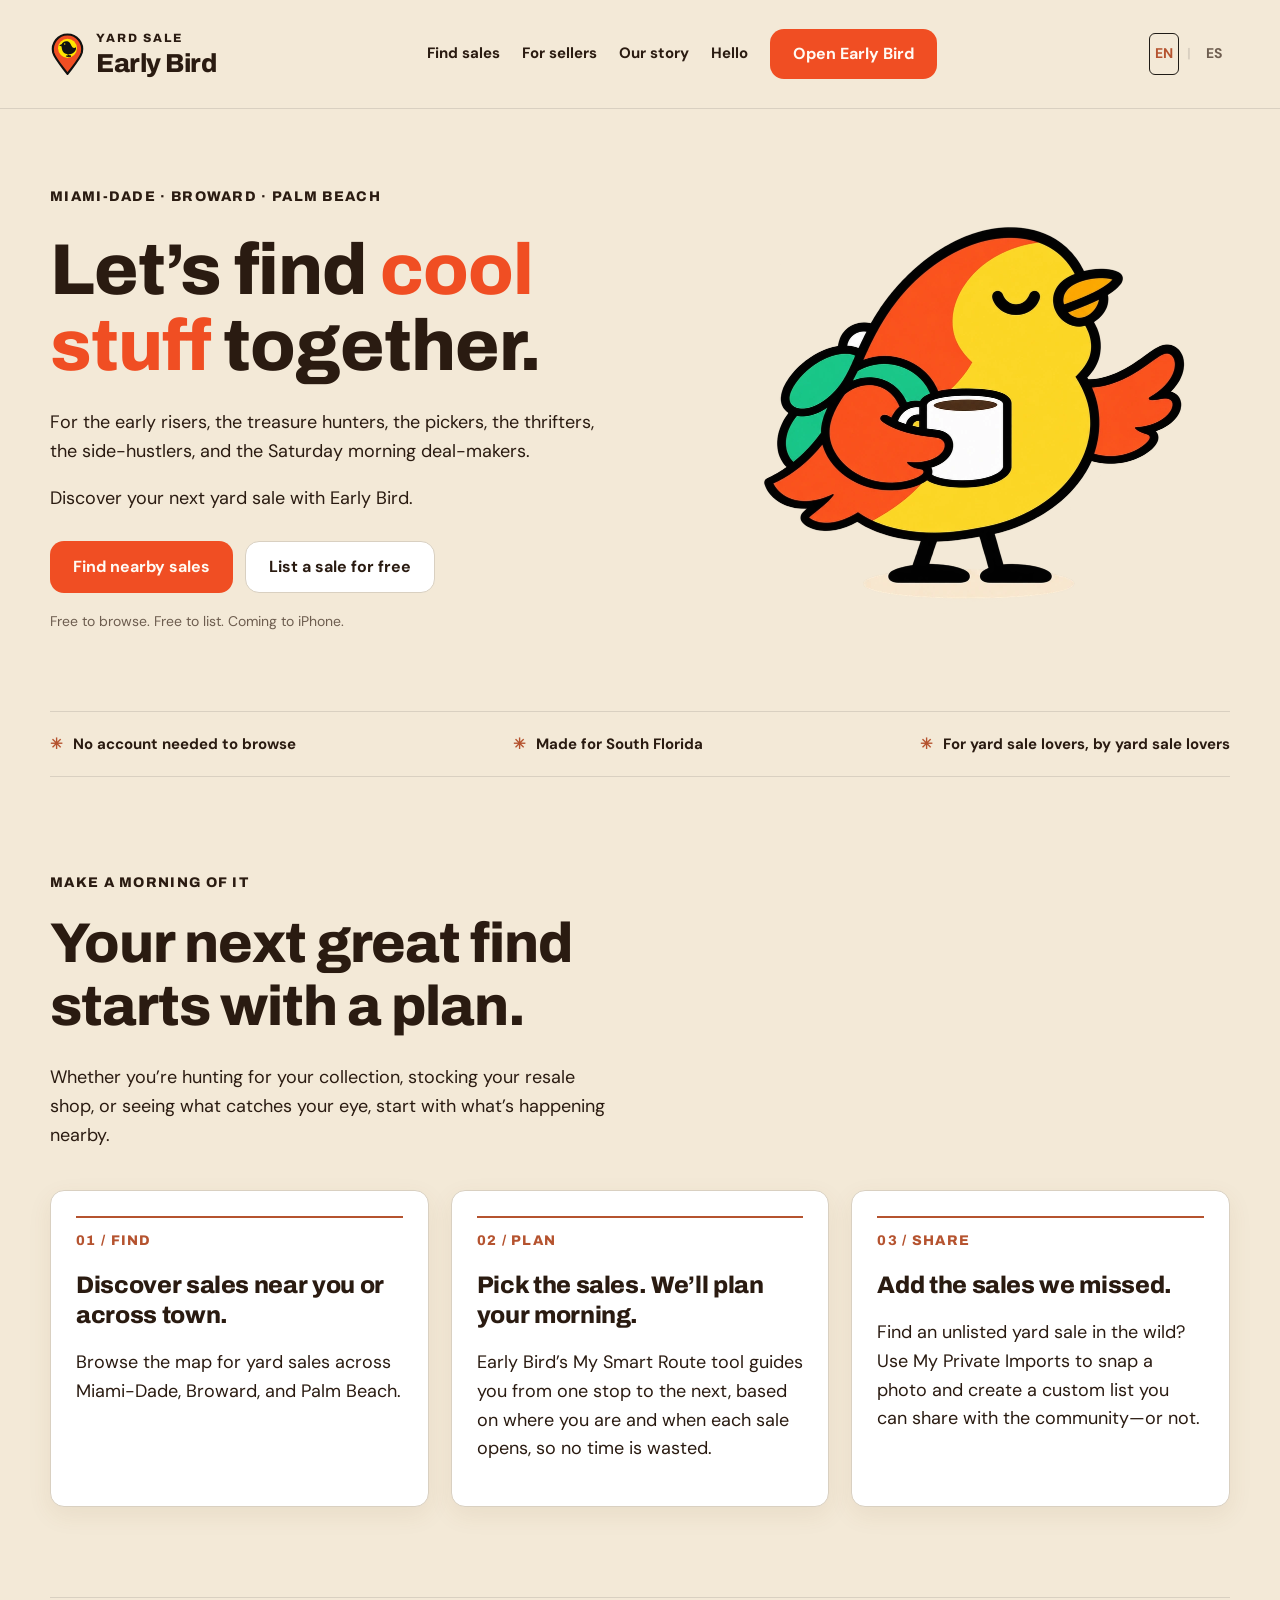
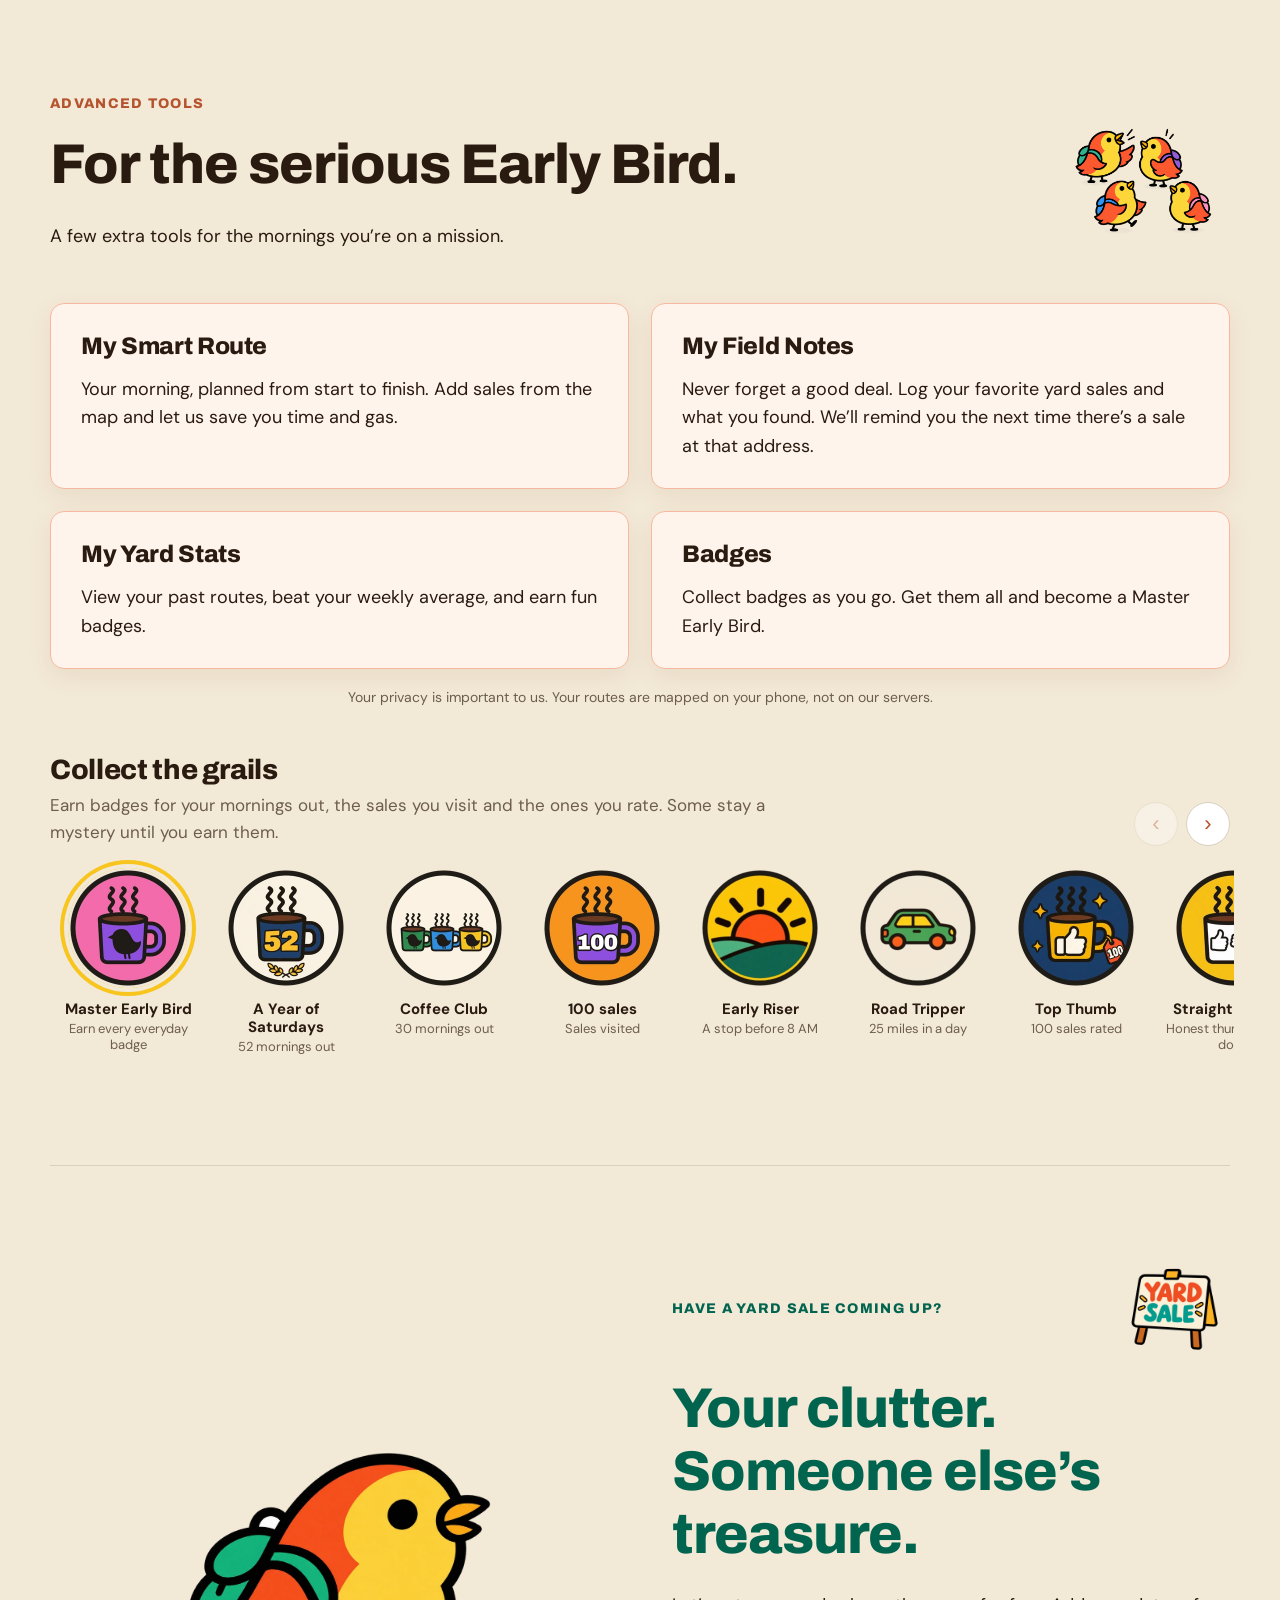
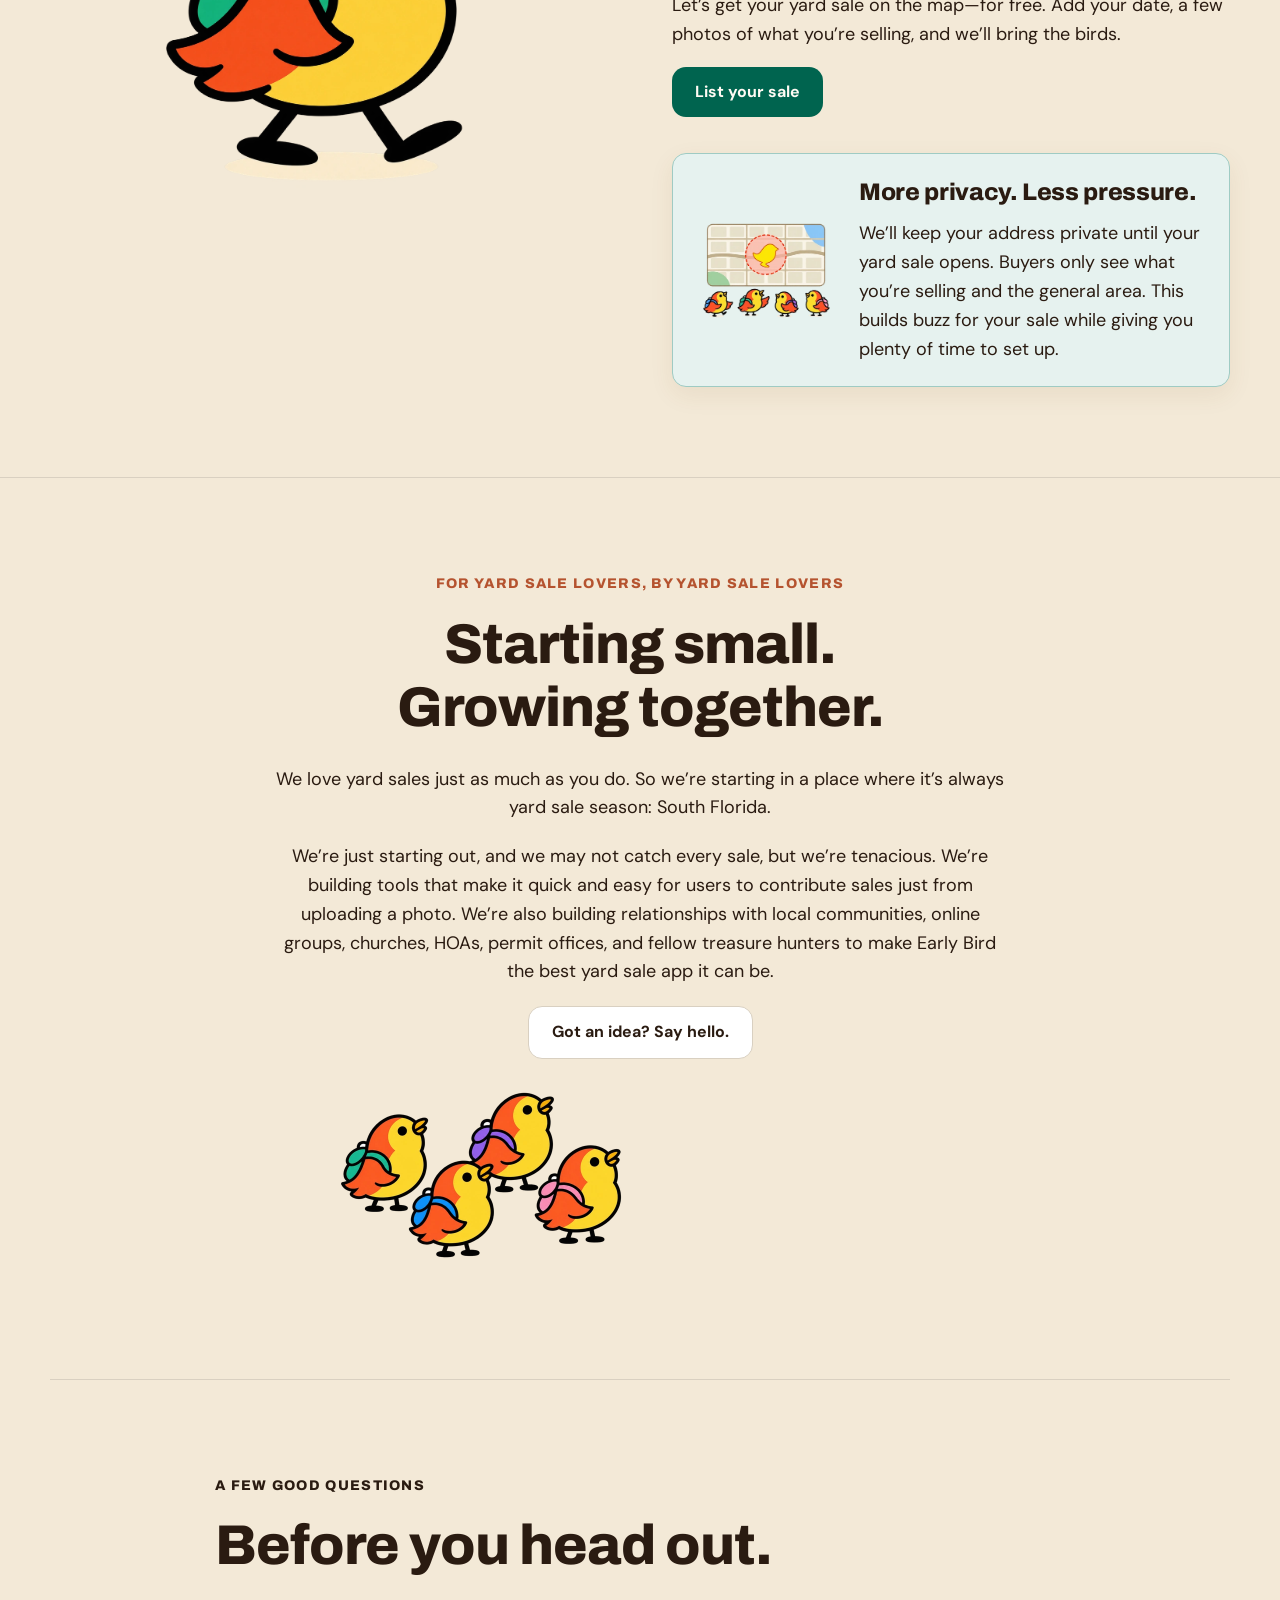
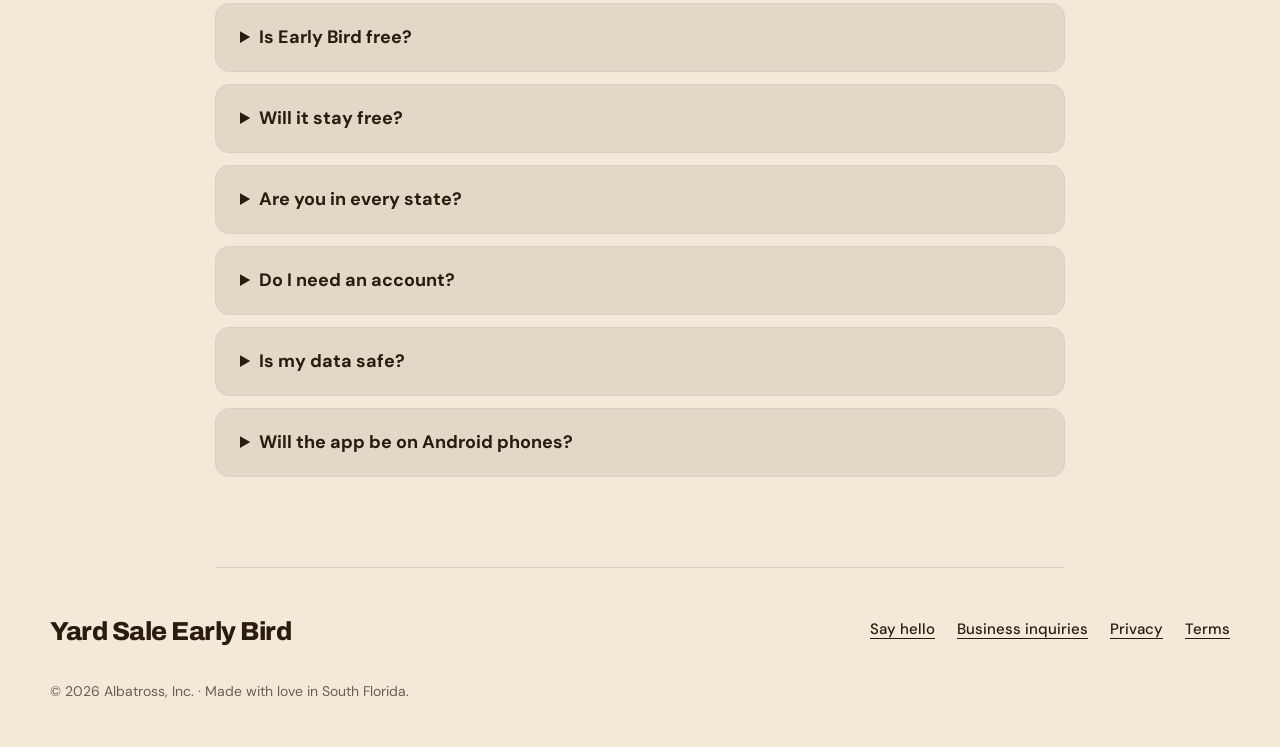
<file: index.html>
<!DOCTYPE html>
<html lang="en"><head><meta charset="utf-8"/><meta content="width=device-width, initial-scale=1" name="viewport"/><title>Yard Sale Early Bird — Let’s find cool stuff together.</title><meta content="Discover yard sales across Miami-Dade, Broward, and Palm Beach. Free to browse and list. For yard sale lovers, by yard sale lovers." name="description"/><link href="/assets/bird-pin-one-color.svg" rel="icon"/><link href="/style.css?v=17" rel="stylesheet"/><link href="/" hreflang="en" rel="alternate"/><link href="/es/" hreflang="es" rel="alternate"/></head><body><header><nav aria-label="Main navigation"><a class="brand" href="/"><img alt="" height="80" src="/assets/sell/bird-marker.svg" width="64"/><span><small>YARD SALE</small>Early Bird</span></a><div class="navlinks"><a class="optional" href="/#buyers">Find sales</a><a class="optional" href="/#sellers">For sellers</a><a class="optional" href="/#community">Our story</a><a href="mailto:hello@yardsaleearlybird.com">Hello</a><a class="btn" href="https://early-bird-sales.lovable.app">Open Early Bird</a></div><div aria-label="Website language" class="language-toggle" role="group"><a aria-current="page" aria-label="English" href="/" hreflang="en" lang="en">EN</a><span aria-hidden="true" class="divider">|</span><a aria-label="Español" href="/es/" hreflang="es" lang="es">ES</a></div></nav></header><main><div class="wrap"><section class="hero"><div><span class="eyebrow">Miami-Dade · Broward · Palm Beach</span><h1>Let’s find <em>cool stuff</em> together.</h1><p>For the early risers, the treasure hunters, the pickers, the thrifters, the side-hustlers, and the Saturday morning deal-makers.</p><p>Discover your next yard sale with Early Bird.</p><div class="actions"><a class="btn" href="https://early-bird-sales.lovable.app">Find nearby sales</a><a class="btn secondary" href="https://early-bird-sales.lovable.app/sell">List a sale for free</a></div><p class="subnote">Free to browse. Free to list. Coming to iPhone.</p></div><div class="heroart"><img alt="Early Bird enjoying a morning coffee" height="799" src="/assets/onboarding/coffee-transparent-2x.webp" width="880"/></div></section><div class="ribbon"><span>No account needed to browse</span><span>Made for South Florida</span><span>For yard sale lovers, by yard sale lovers</span></div><section class="section" id="buyers"><span class="eyebrow">Make a morning of it</span><h2>Your next great find<br/>starts with a plan.</h2><p>Whether you’re hunting for your collection, stocking your resale shop, or seeing what catches your eye, start with what’s happening nearby.</p><div class="features"><article><span class="number">01 / FIND</span><h3>Discover sales near you or across town.</h3><p>Browse the map for yard sales across Miami-Dade, Broward, and Palm Beach.</p></article><article><span class="number">02 / PLAN</span><h3>Pick the sales. We’ll plan your morning.</h3><p>Early Bird’s My Smart Route tool guides you from one stop to the next, based on where you are and when each sale opens, so no time is wasted.</p></article><article><span class="number">03 / SHARE</span><h3>Add the sales we missed.</h3><p>Find an unlisted yard sale in the wild? Use My Private Imports to snap a photo and create a custom list you can share with the community—or not.</p></article></div></section><section class="section advanced" id="advanced-tools"><div class="advanced-intro"><div><span class="eyebrow">Advanced Tools</span><h2>For the serious Early Bird.</h2><p>A few extra tools for the mornings you’re on a mission.</p></div><img alt="Early Birds sharing a conversation" class="tools-birds" height="540" src="/assets/sell/birds-chatting.png" width="720"/></div><div class="tools-grid"><article class="tool-card"><h3>My Smart Route</h3><p>Your morning, planned from start to finish. Add sales from the map and let us save you time and gas.</p></article><article class="tool-card"><h3>My Field Notes</h3><p>Never forget a good deal. Log your favorite yard sales and what you found. We’ll remind you the next time there’s a sale at that address.</p></article><article class="tool-card"><h3>My Yard Stats</h3><p>View your past routes, beat your weekly average, and earn fun badges.</p></article><article class="tool-card"><h3>Badges</h3><p>Collect badges as you go. Get them all and become a Master Early Bird.</p></article></div><p class="tools-note">Your privacy is important to us. Your routes are mapped on your phone, not on our servers.</p><div class="badge-slider" aria-labelledby="bs-title"><div class="bs-head"><div><h3 id="bs-title">Collect the grails</h3><p class="bs-lead">Earn badges for your mornings out, the sales you visit and the ones you rate. Some stay a mystery until you earn them.</p></div><div class="bs-arrows"><button type="button" class="bs-arrow bs-prev" aria-label="Previous badges">‹</button><button type="button" class="bs-arrow bs-next" aria-label="More badges">›</button></div></div><ul class="bs-shelf" tabindex="0" aria-label="Early Bird badges"><li class="bs-badge bs-master"><img src="/assets/badges-v2/01-master-early-bird.webp" alt="Master Early Bird badge" width="120" height="120" loading="lazy"><span class="bs-name">Master Early Bird</span><span class="bs-how">Earn every everyday badge</span></li><li class="bs-badge"><img src="/assets/badges-v2/02-a-year-of-saturdays.webp" alt="A Year of Saturdays badge" width="120" height="120" loading="lazy"><span class="bs-name">A Year of Saturdays</span><span class="bs-how">52 mornings out</span></li><li class="bs-badge"><img src="/assets/badges-v2/03-coffee-club.webp" alt="Coffee Club badge" width="120" height="120" loading="lazy"><span class="bs-name">Coffee Club</span><span class="bs-how">30 mornings out</span></li><li class="bs-badge"><img src="/assets/badges-v2/04-100-sales.webp" alt="100 sales badge" width="120" height="120" loading="lazy"><span class="bs-name">100 sales</span><span class="bs-how">Sales visited</span></li><li class="bs-badge"><img src="/assets/badges-v2/05-early-riser.webp" alt="Early Riser badge" width="120" height="120" loading="lazy"><span class="bs-name">Early Riser</span><span class="bs-how">A stop before 8 AM</span></li><li class="bs-badge"><img src="/assets/badges-v2/06-road-tripper.webp" alt="Road Tripper badge" width="120" height="120" loading="lazy"><span class="bs-name">Road Tripper</span><span class="bs-how">25 miles in a day</span></li><li class="bs-badge"><img src="/assets/badges-v2/07-top-thumb.webp" alt="Top Thumb badge" width="120" height="120" loading="lazy"><span class="bs-name">Top Thumb</span><span class="bs-how">100 sales rated</span></li><li class="bs-badge"><img src="/assets/badges-v2/08-straight-shooter.webp" alt="Straight Shooter badge" width="120" height="120" loading="lazy"><span class="bs-name">Straight Shooter</span><span class="bs-how">Honest thumbs, up and down</span></li><li class="bs-badge"><img src="/assets/badges-v2/09-odd-master.webp" alt="Odd Master badge" width="120" height="120" loading="lazy"><span class="bs-name">Odd Master</span><span class="bs-how">Unlock every Odd stat</span></li><li class="bs-badge"><img src="/assets/badges-v2/10-finish-line.webp" alt="Finish Line badge" width="120" height="120" loading="lazy"><span class="bs-name">Finish Line</span><span class="bs-how">Finish 10 routes</span></li><li class="bs-badge"><span class="bs-mystery" role="img" aria-label="Mystery badge">?</span><span class="bs-name">???</span><span class="bs-how">Mystery</span></li><li class="bs-badge"><span class="bs-mystery" role="img" aria-label="Mystery badge">?</span><span class="bs-name">???</span><span class="bs-how">Mystery</span></li><li class="bs-badge"><span class="bs-mystery" role="img" aria-label="Mystery badge">?</span><span class="bs-name">???</span><span class="bs-how">Mystery</span></li><li class="bs-more">…and dozens more to unlock in the app.<span>Including a few that only show up on holidays.</span></li></ul></div><script>(function(){var s=document.querySelector(".bs-shelf");if(!s)return;var p=document.querySelector(".bs-prev"),n=document.querySelector(".bs-next");function step(){var b=s.querySelector(".bs-badge");return b?(b.getBoundingClientRect().width+18)*3:450}function upd(){p.disabled=s.scrollLeft<=2;n.disabled=s.scrollLeft+s.clientWidth>=s.scrollWidth-2}p.onclick=function(){s.scrollBy({left:-step(),behavior:"smooth"})};n.onclick=function(){s.scrollBy({left:step(),behavior:"smooth"})};s.addEventListener("scroll",upd,{passive:true});window.addEventListener("resize",upd);upd();})();</script></section></div><section class="section seller" id="sellers"><div class="wrap split"><div><img alt="Early Bird heading out with a backpack" height="897" src="/assets/onboarding/walking-transparent-2x.webp" width="1000"/></div><div><div class="seller-kicker"><span class="eyebrow greenText">Have a yard sale coming up?</span><img alt="Hand-painted Yard Sale sign" class="sale-sign" height="520" src="/assets/sell/sign-en.png" width="520"/></div><h2>Your clutter.<br/>Someone else’s treasure.</h2><p>Let’s get your yard sale on the map—for free. Add your date, a few photos of what you’re selling, and we’ll bring the birds.</p><a class="btn green" href="https://early-bird-sales.lovable.app/sell">List your sale</a><div class="privacybox"><div class="privacy-map"><img alt="An approximate sale area on a map" height="255" src="/assets/onboarding/privacy-transparent-2x.webp" width="360"/></div><div><h3>More privacy. Less pressure.</h3><p>We’ll keep your address private until your yard sale opens. Buyers only see what you’re selling and the general area. This builds buzz for your sale while giving you plenty of time to set up.</p></div></div></div></div></section><div class="wrap"><section class="section community" id="community"><span class="eyebrow">For yard sale lovers, by yard sale lovers</span><h2>Starting small.<br/>Growing together.</h2><p>We love yard sales just as much as you do. So we’re starting in a place where it’s always yard sale season: South Florida.</p><p>We’re just starting out, and we may not catch every sale, but we’re tenacious. We’re building tools that make it quick and easy for users to contribute sales just from uploading a photo. We’re also building relationships with local communities, online groups, churches, HOAs, permit offices, and fellow treasure hunters to make Early Bird the best yard sale app it can be.</p><a class="btn secondary" href="mailto:hello@yardsaleearlybird.com?subject=Hello+Early+Bird">Got an idea? Say hello.</a><img alt="Four Early Birds looking up toward the Got an idea button" class="looking-up" height="480" src="/assets/onboarding/friends-transparent-2x.webp" width="640"/></section><section class="section faq" id="faq"><span class="eyebrow">A few good questions</span><h2>Before you head out.</h2><details><summary>Is Early Bird free?</summary><p>Yes. Browsing the map and listing a sale are free. Use it, enjoy it, share it with your friends.</p></details><details><summary>Will it stay free?</summary><p>Access to the map and lists will remain free. However, as we scale and grow our advanced tools, we will have to start charging a few bucks per month to cover server costs. When that time comes, we’ll send you a notification. Early adopters will naturally receive the OG discounted rate—and a badge.</p></details><details><summary>Are you in every state?</summary><p>We’re starting in Miami-Dade, Broward, and Palm Beach counties. This is home for us, and it’s also one of the most concentrated yard sale markets in the country. So if we can make it here, we can make it anywhere.</p></details><details><summary>Do I need an account?</summary><p>Not to browse the map. To list a sale or use advanced tools, you must sign in with your email.</p></details><details><summary>Is my data safe?</summary><p>Yes. We only collect what we need. Your email signs you in. Photo text-reading and visit history stay under your control. We don’t track and we don’t sell your information. The Privacy Policy explains it all in detail.</p></details><details><summary>Will the app be on Android phones?</summary><p>Probably. As with all startups, it depends on demand, but we’d love to be.</p></details></section></div></main><footer class="wrap"><div class="footrow"><a class="brand" href="/">Yard Sale Early Bird</a><div class="footlinks"><a href="mailto:hello@yardsaleearlybird.com">Say hello</a><a href="mailto:sales@yardsaleearlybird.com">Business inquiries</a><a href="/privacy" hreflang="en">Privacy</a><a href="/terms" hreflang="en">Terms</a></div></div><p class="legalnote">© 2026 Albatross, Inc. · Made with love in South Florida.</p></footer></body></html>
</file>
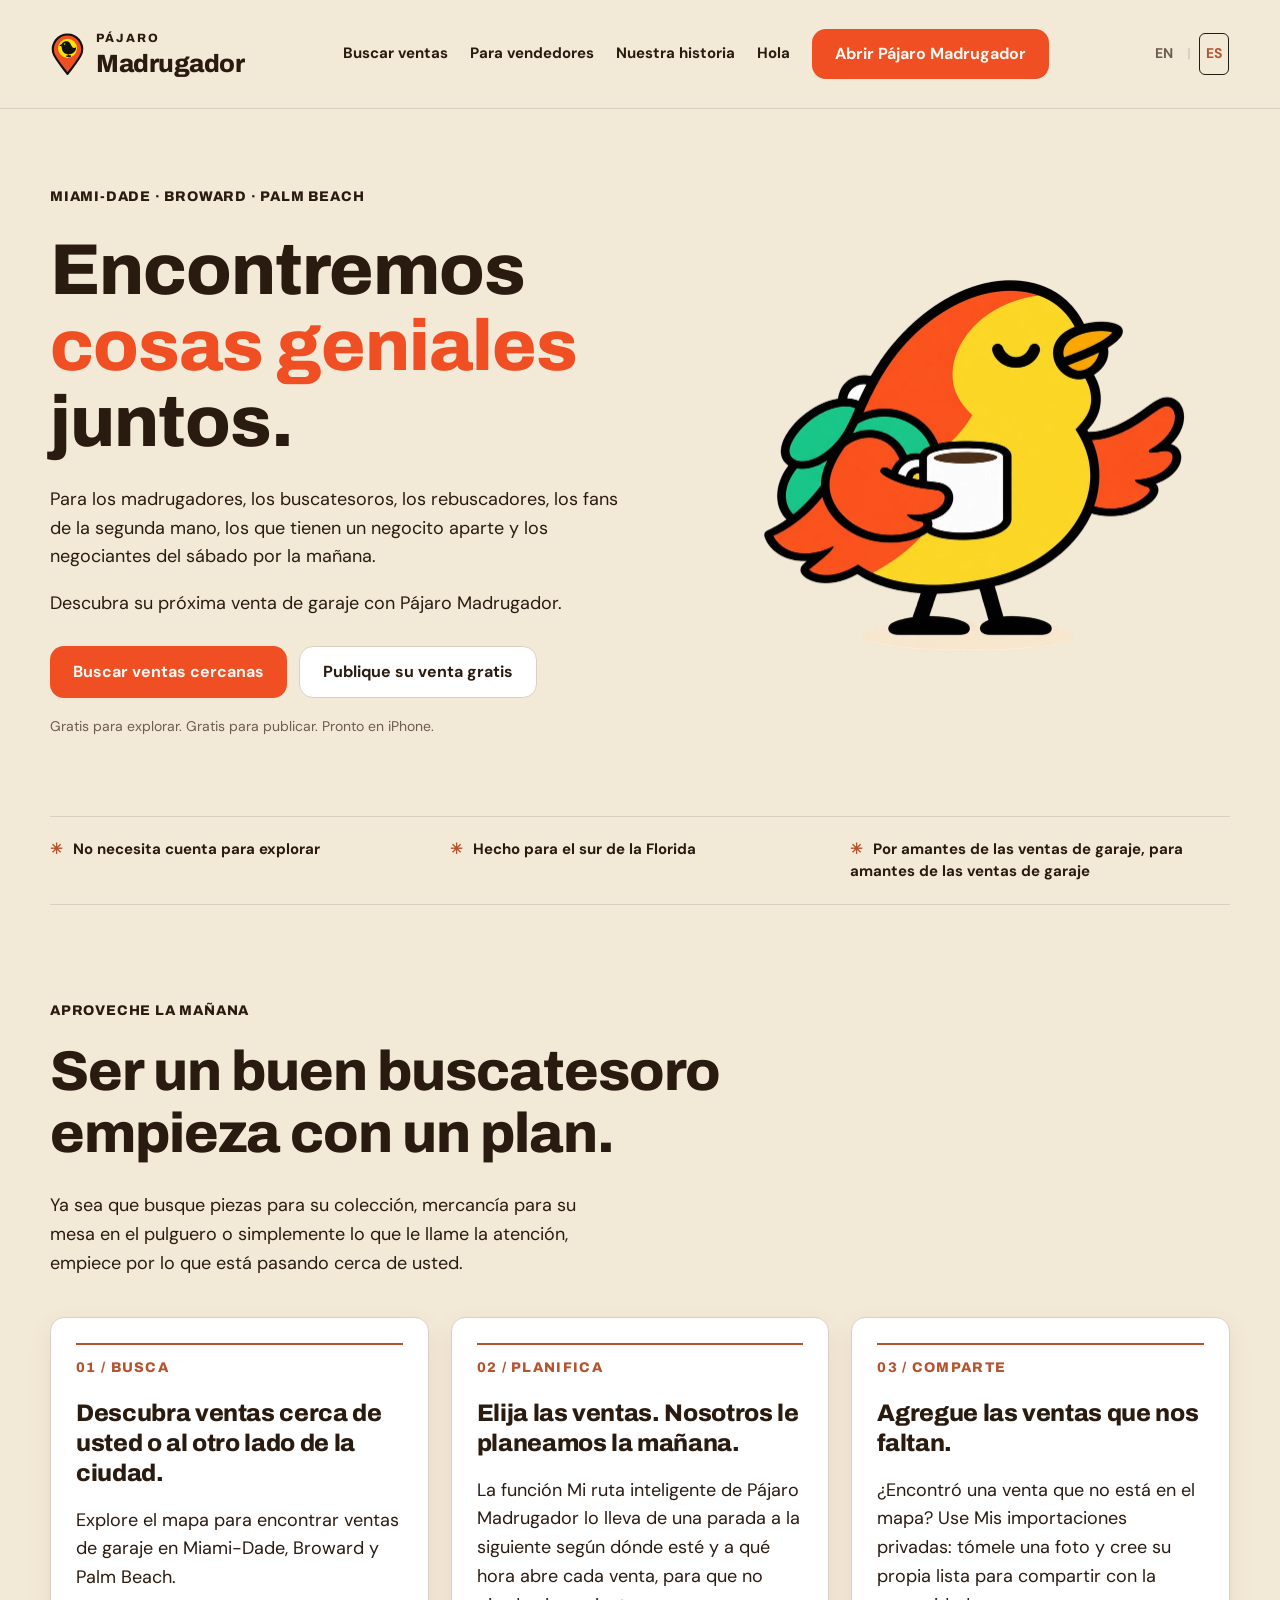
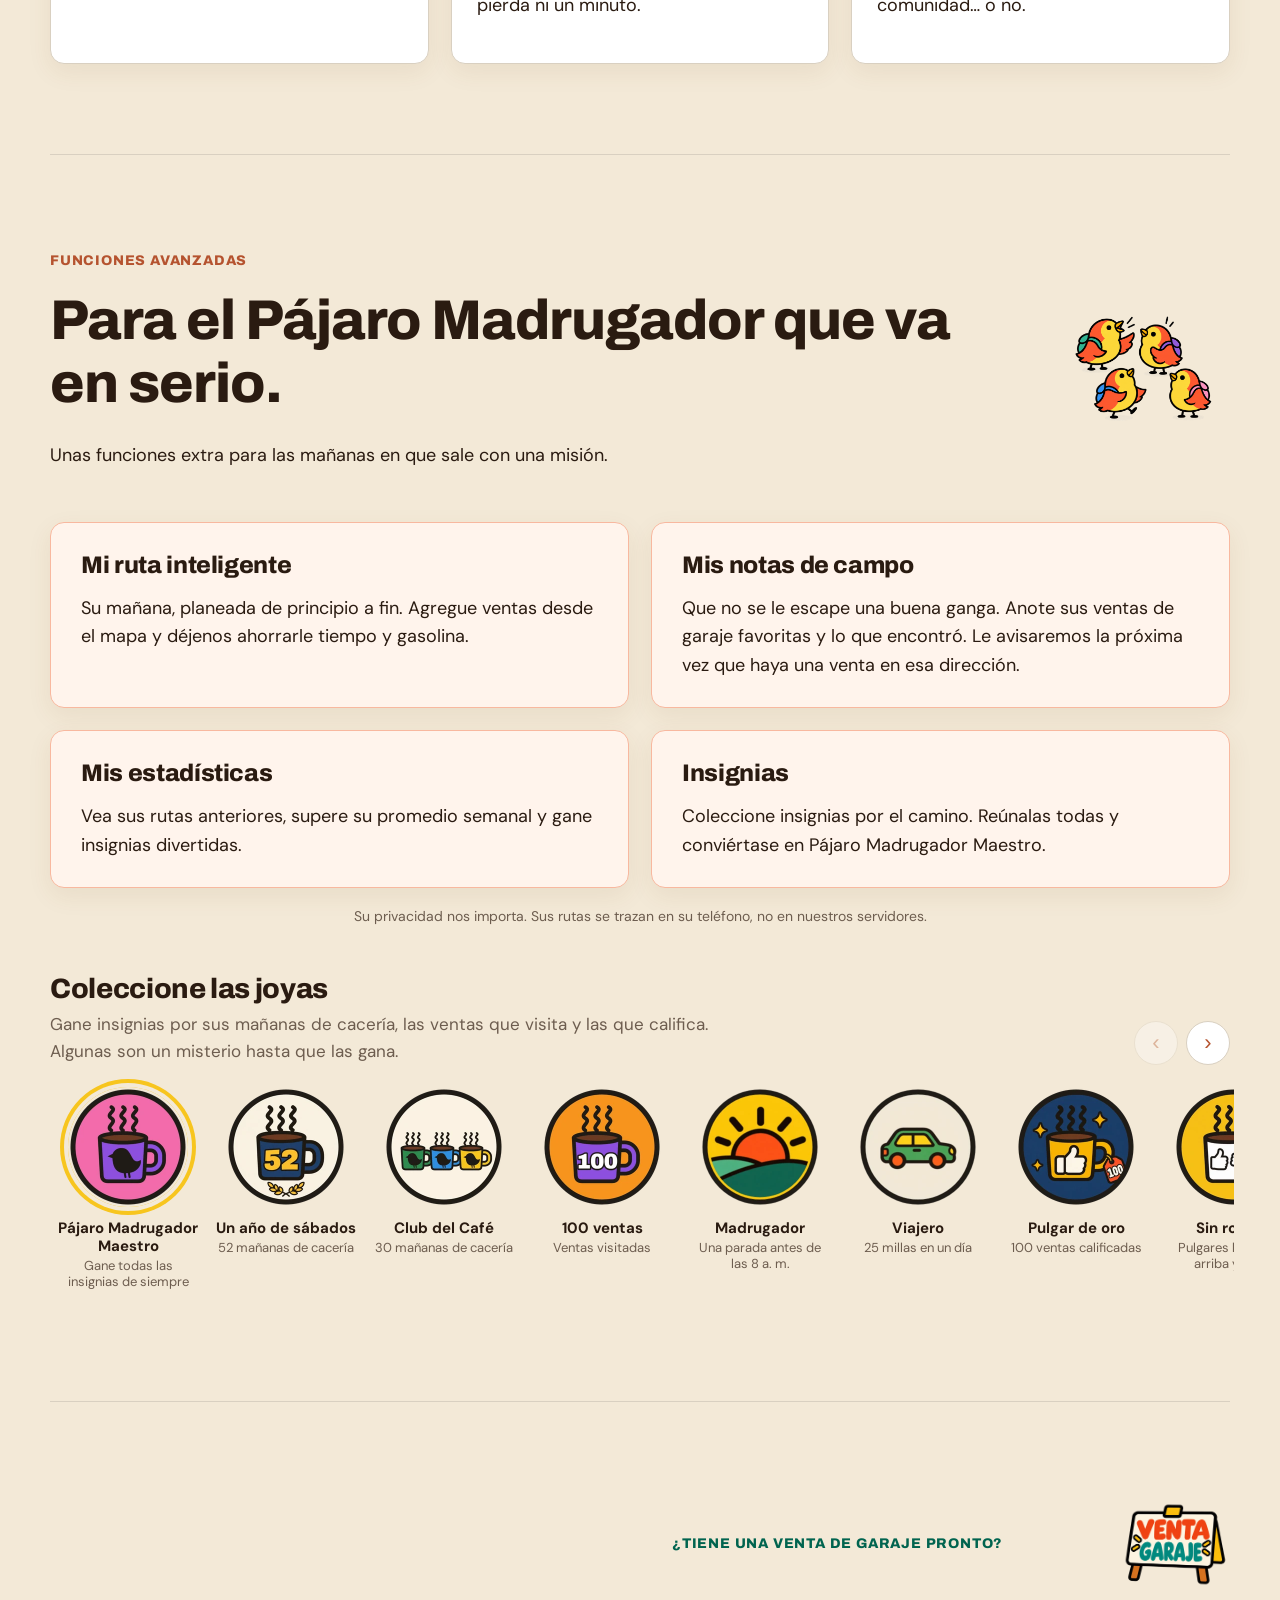
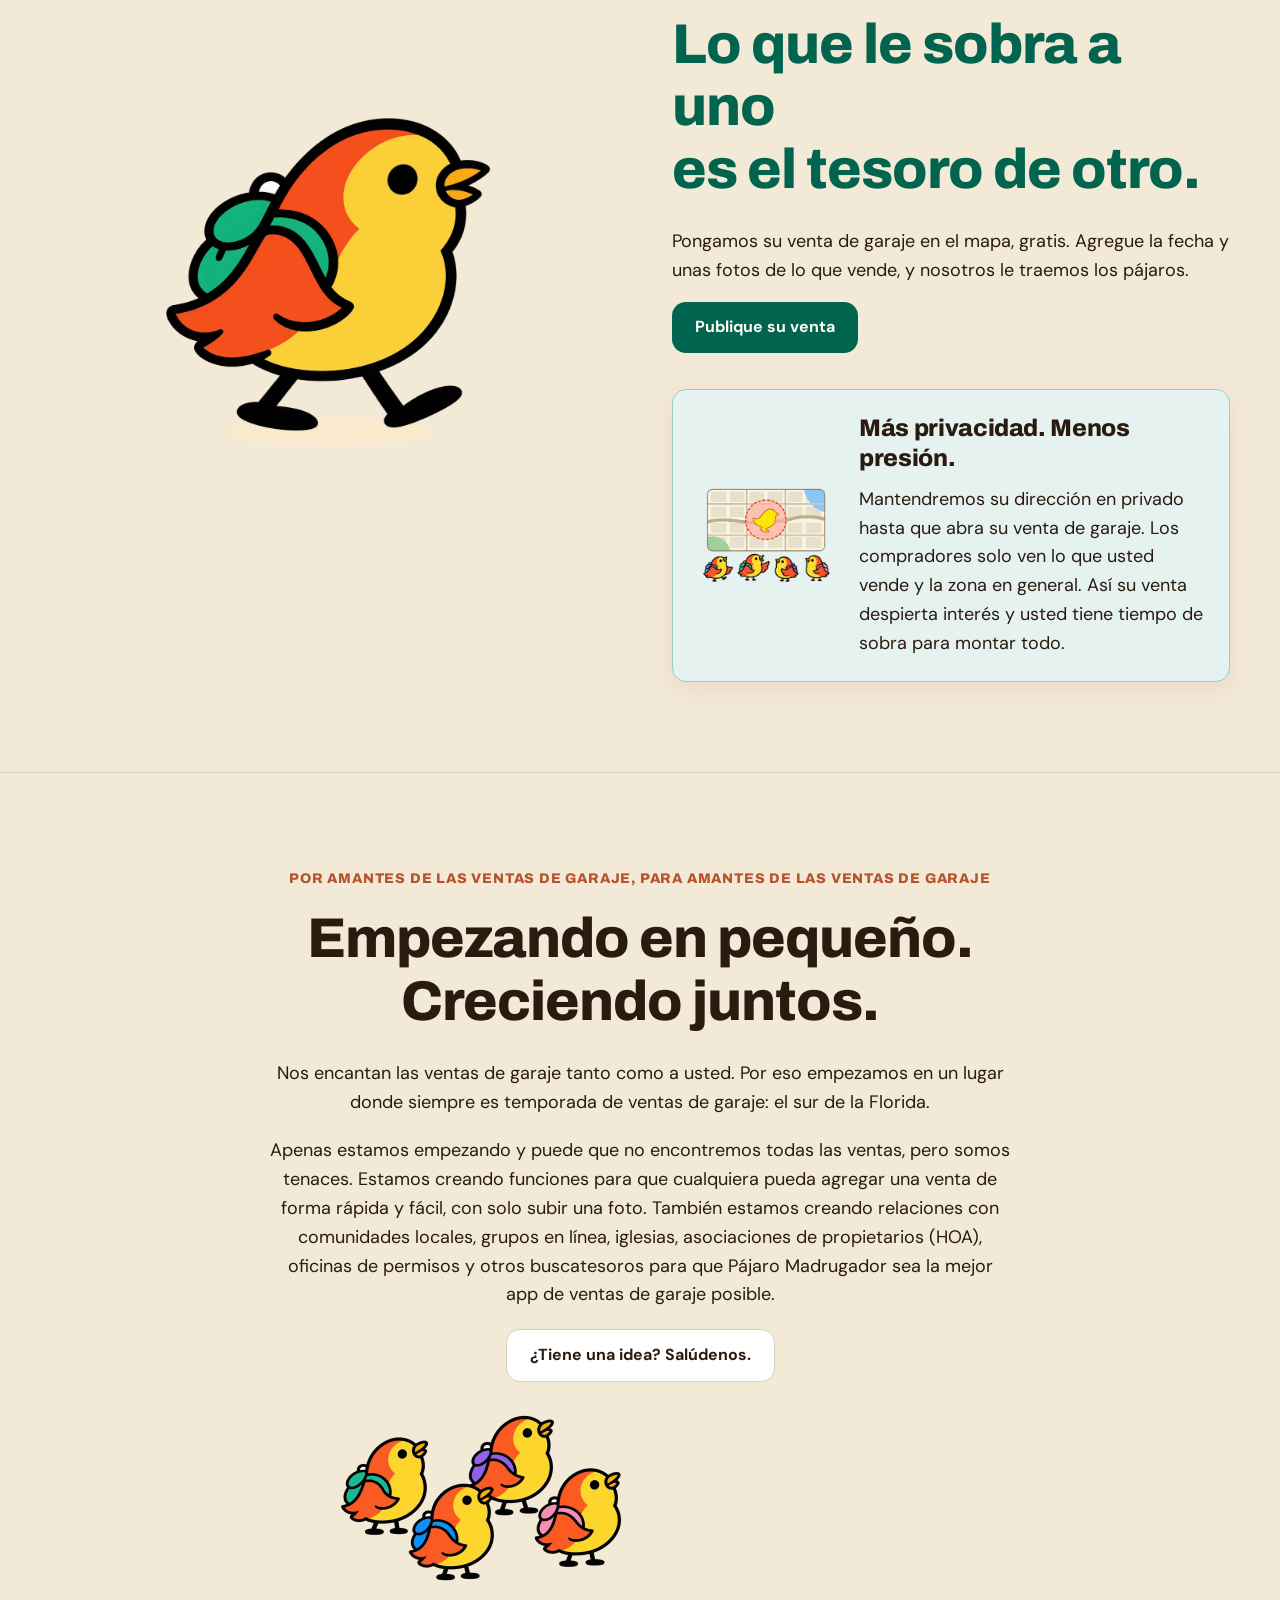
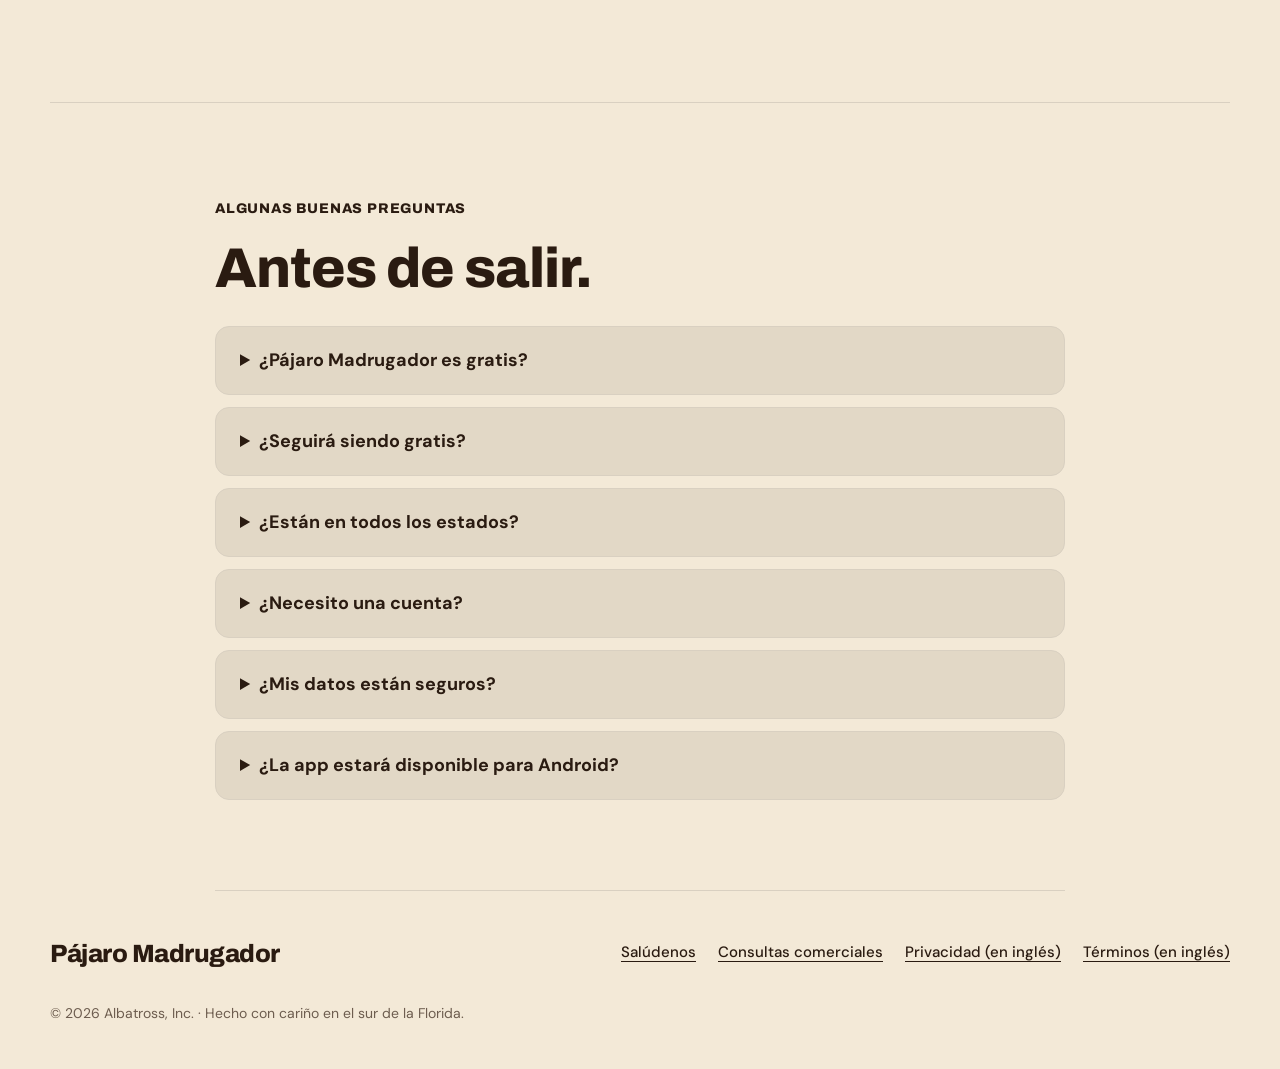
<file: es/index.html>
<!DOCTYPE html>
<html lang="es"><head><meta charset="utf-8"/><meta content="width=device-width, initial-scale=1" name="viewport"/><title>Pájaro Madrugador — Encontremos cosas geniales juntos.</title><meta content="Descubra ventas de garaje en Miami-Dade, Broward y Palm Beach con Pájaro Madrugador. Gratis para explorar y publicar." name="description"/><link href="/assets/bird-pin-one-color.svg" rel="icon"/><link href="/style.css?v=17" rel="stylesheet"/><link href="/" hreflang="en" rel="alternate"/><link href="/es/" hreflang="es" rel="alternate"/></head><body><header><nav aria-label="Navegación principal"><a class="brand" href="/es/"><img alt="" height="80" src="/assets/sell/bird-marker.svg" width="64"/><span><small>PÁJARO</small>Madrugador</span></a><div class="navlinks"><a class="optional" href="/es/#buyers">Buscar ventas</a><a class="optional" href="/es/#sellers">Para vendedores</a><a class="optional" href="/es/#community">Nuestra historia</a><a href="mailto:hello@yardsaleearlybird.com">Hola</a><a class="btn" href="https://early-bird-sales.lovable.app">Abrir Pájaro Madrugador</a></div><div aria-label="Idioma del sitio web" class="language-toggle" role="group"><a aria-label="English" href="/" hreflang="en" lang="en">EN</a><span aria-hidden="true" class="divider">|</span><a aria-current="page" aria-label="Español" href="/es/" hreflang="es" lang="es">ES</a></div></nav></header><main><div class="wrap"><section class="hero"><div><span class="eyebrow">Miami-Dade · Broward · Palm Beach</span><h1>Encontremos <em>cosas geniales</em> juntos.</h1><p>Para los madrugadores, los buscatesoros, los rebuscadores, los fans de la segunda mano, los que tienen un negocito aparte y los negociantes del sábado por la mañana.</p><p>Descubra su próxima venta de garaje con Pájaro Madrugador.</p><div class="actions"><a class="btn" href="https://early-bird-sales.lovable.app">Buscar ventas cercanas</a><a class="btn secondary" href="https://early-bird-sales.lovable.app/sell">Publique su venta gratis</a></div><p class="subnote">Gratis para explorar. Gratis para publicar. Pronto en iPhone.</p></div><div class="heroart"><img alt="Pájaro Madrugador disfrutando de un café por la mañana" height="799" src="/assets/onboarding/coffee-transparent-2x.webp" width="880"/></div></section><div class="ribbon"><span>No necesita cuenta para explorar</span><span>Hecho para el sur de la Florida</span><span>Por amantes de las ventas de garaje, para amantes de las ventas de garaje</span></div><section class="section" id="buyers"><span class="eyebrow">Aproveche la mañana</span><h2>Ser un buen buscatesoro<br/>empieza con un plan.</h2><p>Ya sea que busque piezas para su colección, mercancía para su mesa en el pulguero o simplemente lo que le llame la atención, empiece por lo que está pasando cerca de usted.</p><div class="features"><article><span class="number">01 / BUSCA</span><h3>Descubra ventas cerca de usted o al otro lado de la ciudad.</h3><p>Explore el mapa para encontrar ventas de garaje en Miami-Dade, Broward y Palm Beach.</p></article><article><span class="number">02 / PLANIFICA</span><h3>Elija las ventas. Nosotros le planeamos la mañana.</h3><p>La función Mi ruta inteligente de Pájaro Madrugador lo lleva de una parada a la siguiente según dónde esté y a qué hora abre cada venta, para que no pierda ni un minuto.</p></article><article><span class="number">03 / COMPARTE</span><h3>Agregue las ventas que nos faltan.</h3><p>¿Encontró una venta que no está en el mapa? Use Mis importaciones privadas: tómele una foto y cree su propia lista para compartir con la comunidad… o no.</p></article></div></section><section class="section advanced" id="advanced-tools"><div class="advanced-intro"><div><span class="eyebrow">Funciones avanzadas</span><h2>Para el Pájaro Madrugador que va en serio.</h2><p>Unas funciones extra para las mañanas en que sale con una misión.</p></div><img alt="Pájaros Madrugadores conversando" class="tools-birds" height="540" src="/assets/sell/birds-chatting.png" width="720"/></div><div class="tools-grid"><article class="tool-card"><h3>Mi ruta inteligente</h3><p>Su mañana, planeada de principio a fin. Agregue ventas desde el mapa y déjenos ahorrarle tiempo y gasolina.</p></article><article class="tool-card"><h3>Mis notas de campo</h3><p>Que no se le escape una buena ganga. Anote sus ventas de garaje favoritas y lo que encontró. Le avisaremos la próxima vez que haya una venta en esa dirección.</p></article><article class="tool-card"><h3>Mis estadísticas</h3><p>Vea sus rutas anteriores, supere su promedio semanal y gane insignias divertidas.</p></article><article class="tool-card"><h3>Insignias</h3><p>Coleccione insignias por el camino. Reúnalas todas y conviértase en Pájaro Madrugador Maestro.</p></article></div><p class="tools-note">Su privacidad nos importa. Sus rutas se trazan en su teléfono, no en nuestros servidores.</p><div class="badge-slider" aria-labelledby="bs-title"><div class="bs-head"><div><h3 id="bs-title">Coleccione las joyas</h3><p class="bs-lead">Gane insignias por sus mañanas de cacería, las ventas que visita y las que califica. Algunas son un misterio hasta que las gana.</p></div><div class="bs-arrows"><button type="button" class="bs-arrow bs-prev" aria-label="Insignias anteriores">‹</button><button type="button" class="bs-arrow bs-next" aria-label="Más insignias">›</button></div></div><ul class="bs-shelf" tabindex="0" aria-label="Insignias de Pájaro Madrugador"><li class="bs-badge bs-master"><img src="/assets/badges-v2/01-master-early-bird.webp" alt="Insignia Pájaro Madrugador Maestro" width="120" height="120" loading="lazy"><span class="bs-name">Pájaro Madrugador Maestro</span><span class="bs-how">Gane todas las insignias de siempre</span></li><li class="bs-badge"><img src="/assets/badges-v2/02-a-year-of-saturdays.webp" alt="Insignia Un año de sábados" width="120" height="120" loading="lazy"><span class="bs-name">Un año de sábados</span><span class="bs-how">52 mañanas de cacería</span></li><li class="bs-badge"><img src="/assets/badges-v2/03-coffee-club.webp" alt="Insignia Club del Café" width="120" height="120" loading="lazy"><span class="bs-name">Club del Café</span><span class="bs-how">30 mañanas de cacería</span></li><li class="bs-badge"><img src="/assets/badges-v2/04-100-sales.webp" alt="Insignia 100 ventas" width="120" height="120" loading="lazy"><span class="bs-name">100 ventas</span><span class="bs-how">Ventas visitadas</span></li><li class="bs-badge"><img src="/assets/badges-v2/05-early-riser.webp" alt="Insignia Madrugador" width="120" height="120" loading="lazy"><span class="bs-name">Madrugador</span><span class="bs-how">Una parada antes de las 8 a. m.</span></li><li class="bs-badge"><img src="/assets/badges-v2/06-road-tripper.webp" alt="Insignia Viajero" width="120" height="120" loading="lazy"><span class="bs-name">Viajero</span><span class="bs-how">25 millas en un día</span></li><li class="bs-badge"><img src="/assets/badges-v2/07-top-thumb.webp" alt="Insignia Pulgar de oro" width="120" height="120" loading="lazy"><span class="bs-name">Pulgar de oro</span><span class="bs-how">100 ventas calificadas</span></li><li class="bs-badge"><img src="/assets/badges-v2/08-straight-shooter.webp" alt="Insignia Sin rodeos" width="120" height="120" loading="lazy"><span class="bs-name">Sin rodeos</span><span class="bs-how">Pulgares honestos, arriba y abajo</span></li><li class="bs-badge"><img src="/assets/badges-v2/09-odd-master.webp" alt="Insignia Maestro de lo curioso" width="120" height="120" loading="lazy"><span class="bs-name">Maestro de lo curioso</span><span class="bs-how">Abra todas las estadísticas curiosas</span></li><li class="bs-badge"><img src="/assets/badges-v2/10-finish-line.webp" alt="Insignia Línea de meta" width="120" height="120" loading="lazy"><span class="bs-name">Línea de meta</span><span class="bs-how">Termine 10 rutas</span></li><li class="bs-badge"><span class="bs-mystery" role="img" aria-label="Insignia misteriosa">?</span><span class="bs-name">???</span><span class="bs-how">Misterio</span></li><li class="bs-badge"><span class="bs-mystery" role="img" aria-label="Insignia misteriosa">?</span><span class="bs-name">???</span><span class="bs-how">Misterio</span></li><li class="bs-badge"><span class="bs-mystery" role="img" aria-label="Insignia misteriosa">?</span><span class="bs-name">???</span><span class="bs-how">Misterio</span></li><li class="bs-more">…y muchas más para abrir en la app.<span>Incluidas algunas que solo aparecen en días festivos.</span></li></ul></div><script>(function(){var s=document.querySelector(".bs-shelf");if(!s)return;var p=document.querySelector(".bs-prev"),n=document.querySelector(".bs-next");function step(){var b=s.querySelector(".bs-badge");return b?(b.getBoundingClientRect().width+18)*3:450}function upd(){p.disabled=s.scrollLeft<=2;n.disabled=s.scrollLeft+s.clientWidth>=s.scrollWidth-2}p.onclick=function(){s.scrollBy({left:-step(),behavior:"smooth"})};n.onclick=function(){s.scrollBy({left:step(),behavior:"smooth"})};s.addEventListener("scroll",upd,{passive:true});window.addEventListener("resize",upd);upd();})();</script></section></div><section class="section seller" id="sellers"><div class="wrap split"><div><img alt="Pájaro Madrugador sale con su mochila" height="897" src="/assets/onboarding/walking-transparent-2x.webp" width="1000"/></div><div><div class="seller-kicker"><span class="eyebrow greenText">¿Tiene una venta de garaje pronto?</span><img alt="Letrero pintado a mano que dice Venta Garaje" class="sale-sign" height="390" src="/assets/sell/sign-es.png" width="520"/></div><h2>Lo que le sobra a uno<br/>es el tesoro de otro.</h2><p>Pongamos su venta de garaje en el mapa, gratis. Agregue la fecha y unas fotos de lo que vende, y nosotros le traemos los pájaros.</p><a class="btn green" href="https://early-bird-sales.lovable.app/sell">Publique su venta</a><div class="privacybox"><div class="privacy-map"><img alt="Zona aproximada de una venta en el mapa" height="255" src="/assets/onboarding/privacy-transparent-2x.webp" width="360"/></div><div><h3>Más privacidad. Menos presión.</h3><p>Mantendremos su dirección en privado hasta que abra su venta de garaje. Los compradores solo ven lo que usted vende y la zona en general. Así su venta despierta interés y usted tiene tiempo de sobra para montar todo.</p></div></div></div></div></section><div class="wrap"><section class="section community" id="community"><span class="eyebrow">Por amantes de las ventas de garaje, para amantes de las ventas de garaje</span><h2>Empezando en pequeño.<br/>Creciendo juntos.</h2><p>Nos encantan las ventas de garaje tanto como a usted. Por eso empezamos en un lugar donde siempre es temporada de ventas de garaje: el sur de la Florida.</p><p>Apenas estamos empezando y puede que no encontremos todas las ventas, pero somos tenaces. Estamos creando funciones para que cualquiera pueda agregar una venta de forma rápida y fácil, con solo subir una foto. También estamos creando relaciones con comunidades locales, grupos en línea, iglesias, asociaciones de propietarios (HOA), oficinas de permisos y otros buscatesoros para que Pájaro Madrugador sea la mejor app de ventas de garaje posible.</p><a class="btn secondary" href="mailto:hello@yardsaleearlybird.com?subject=Hola+P%C3%A1jaro+Madrugador">¿Tiene una idea? Salúdenos.</a><img alt="Cuatro Pájaros Madrugadores miran hacia el botón de ideas" class="looking-up" height="480" src="/assets/onboarding/friends-transparent-2x.webp" width="640"/></section><section class="section faq" id="faq"><span class="eyebrow">Algunas buenas preguntas</span><h2>Antes de salir.</h2><details><summary>¿Pájaro Madrugador es gratis?</summary><p>Sí. Explorar el mapa y publicar una venta es gratis. Úselo, disfrútelo y compártalo.</p></details><details><summary>¿Seguirá siendo gratis?</summary><p>El acceso al mapa y a las listas seguirá siendo gratis. Pero a medida que crezcamos y ampliemos las funciones avanzadas, tendremos que cobrar unos dólares al mes para cubrir los costos de los servidores. Cuando llegue ese momento, le enviaremos una notificación. Los primeros usuarios, por supuesto, recibirán la tarifa OG con descuento… y una insignia.</p></details><details><summary>¿Están en todos los estados?</summary><p>Todavía no. Empezamos en los condados de Miami-Dade, Broward y Palm Beach. Este es nuestro hogar y, además, uno de los mercados de ventas de garaje más concentrados del país. Si lo logramos aquí, lo logramos en cualquier parte.</p></details><details><summary>¿Necesito una cuenta?</summary><p>No para explorar el mapa. Para publicar una venta o usar las funciones avanzadas, tiene que iniciar sesión con su correo.</p></details><details><summary>¿Mis datos están seguros?</summary><p>Sí. Solo recopilamos lo necesario. Su correo es su forma de iniciar sesión. La lectura de texto en fotos y su historial de visitas quedan bajo su control. No lo rastreamos y no vendemos su información. La Política de Privacidad lo explica todo en detalle.</p></details><details><summary>¿La app estará disponible para Android?</summary><p>Probablemente. Como en toda empresa que empieza, depende de la demanda, pero nos encantaría.</p></details></section></div></main><footer class="wrap"><div class="footrow"><a class="brand" href="/es/">Pájaro Madrugador</a><div class="footlinks"><a href="mailto:hello@yardsaleearlybird.com">Salúdenos</a><a href="mailto:sales@yardsaleearlybird.com">Consultas comerciales</a><a href="/privacy" hreflang="en">Privacidad (en inglés)</a><a href="/terms" hreflang="en">Términos (en inglés)</a></div></div><p class="legalnote">© 2026 Albatross, Inc. · Hecho con cariño en el sur de la Florida.</p></footer></body></html>
</file>
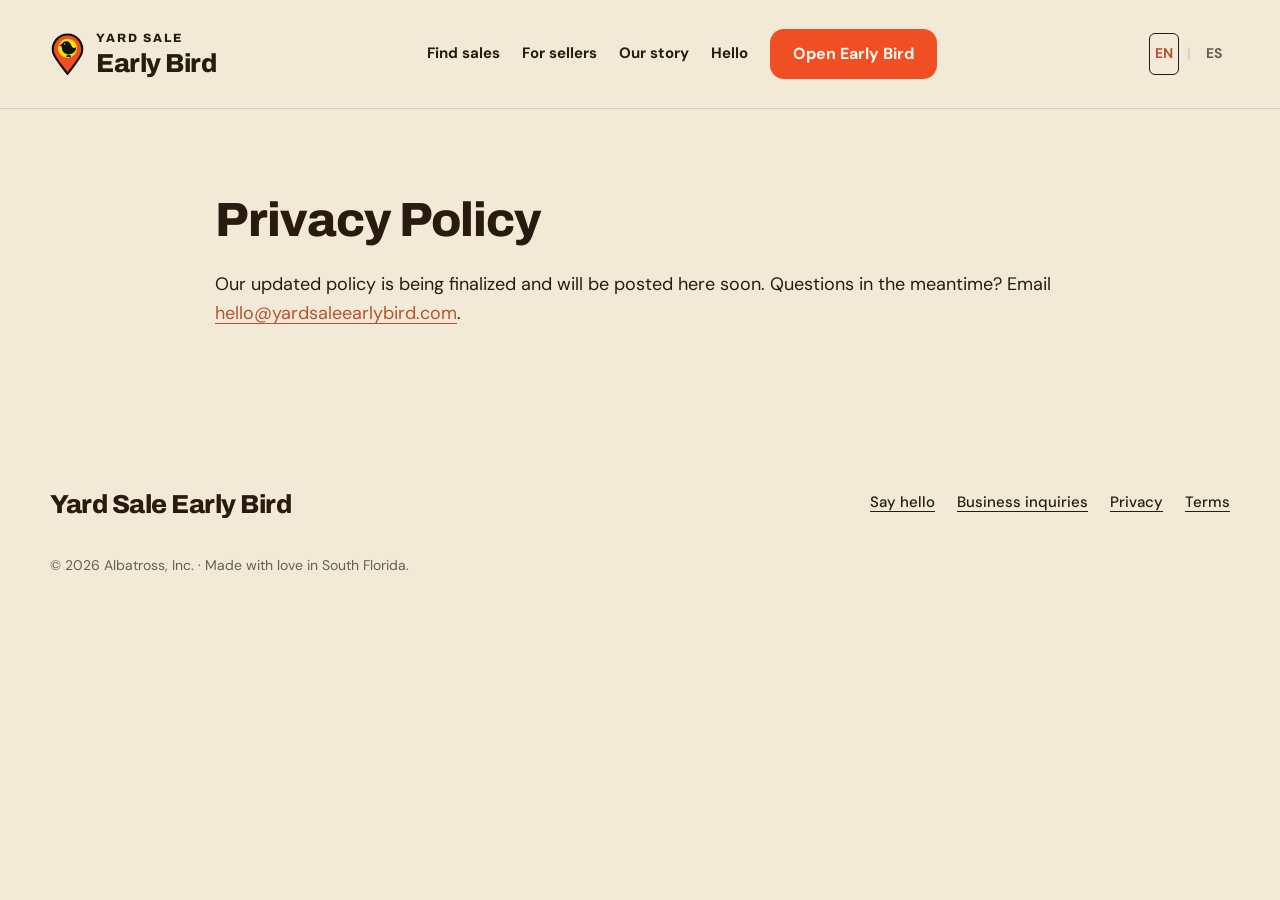
<file: privacy/index.html>
<!DOCTYPE html>
<html lang="en"><head><meta charset="utf-8"/><meta content="width=device-width, initial-scale=1" name="viewport"/><title>Privacy Policy — Yard Sale Early Bird</title><meta content="Discover yard sales across Miami-Dade, Broward, and Palm Beach. Free to browse and list. For yard sale lovers, by yard sale lovers." name="description"/><link href="/assets/bird-pin-one-color.svg" rel="icon"/><link href="/style.css?v=17" rel="stylesheet"/><link href="/" hreflang="en" rel="alternate"/><link href="/es/" hreflang="es" rel="alternate"/></head><body><header><nav aria-label="Main navigation"><a class="brand" href="/"><img alt="" height="80" src="/assets/sell/bird-marker.svg" width="64"/><span><small>YARD SALE</small>Early Bird</span></a><div class="navlinks"><a class="optional" href="/#buyers">Find sales</a><a class="optional" href="/#sellers">For sellers</a><a class="optional" href="/#community">Our story</a><a href="mailto:hello@yardsaleearlybird.com">Hello</a><a class="btn" href="https://early-bird-sales.lovable.app">Open Early Bird</a></div><div aria-label="Website language" class="language-toggle" role="group"><a aria-current="page" aria-label="English" href="/" hreflang="en" lang="en">EN</a><span aria-hidden="true" class="divider">|</span><a aria-label="Español" href="/es/" hreflang="es" lang="es">ES</a></div></nav></header><main class="wrap legal" style="padding:64px 0 96px"><h1>Privacy Policy</h1><p>Our updated policy is being finalized and will be posted here soon. Questions in the meantime? Email <a href="mailto:hello@yardsaleearlybird.com">hello@yardsaleearlybird.com</a>.</p></main><footer class="wrap"><div class="footrow"><a class="brand" href="/">Yard Sale Early Bird</a><div class="footlinks"><a href="mailto:hello@yardsaleearlybird.com">Say hello</a><a href="mailto:sales@yardsaleearlybird.com">Business inquiries</a><a href="/privacy" hreflang="en">Privacy</a><a href="/terms" hreflang="en">Terms</a></div></div><p class="legalnote">© 2026 Albatross, Inc. · Made with love in South Florida.</p></footer></body></html>
</file>
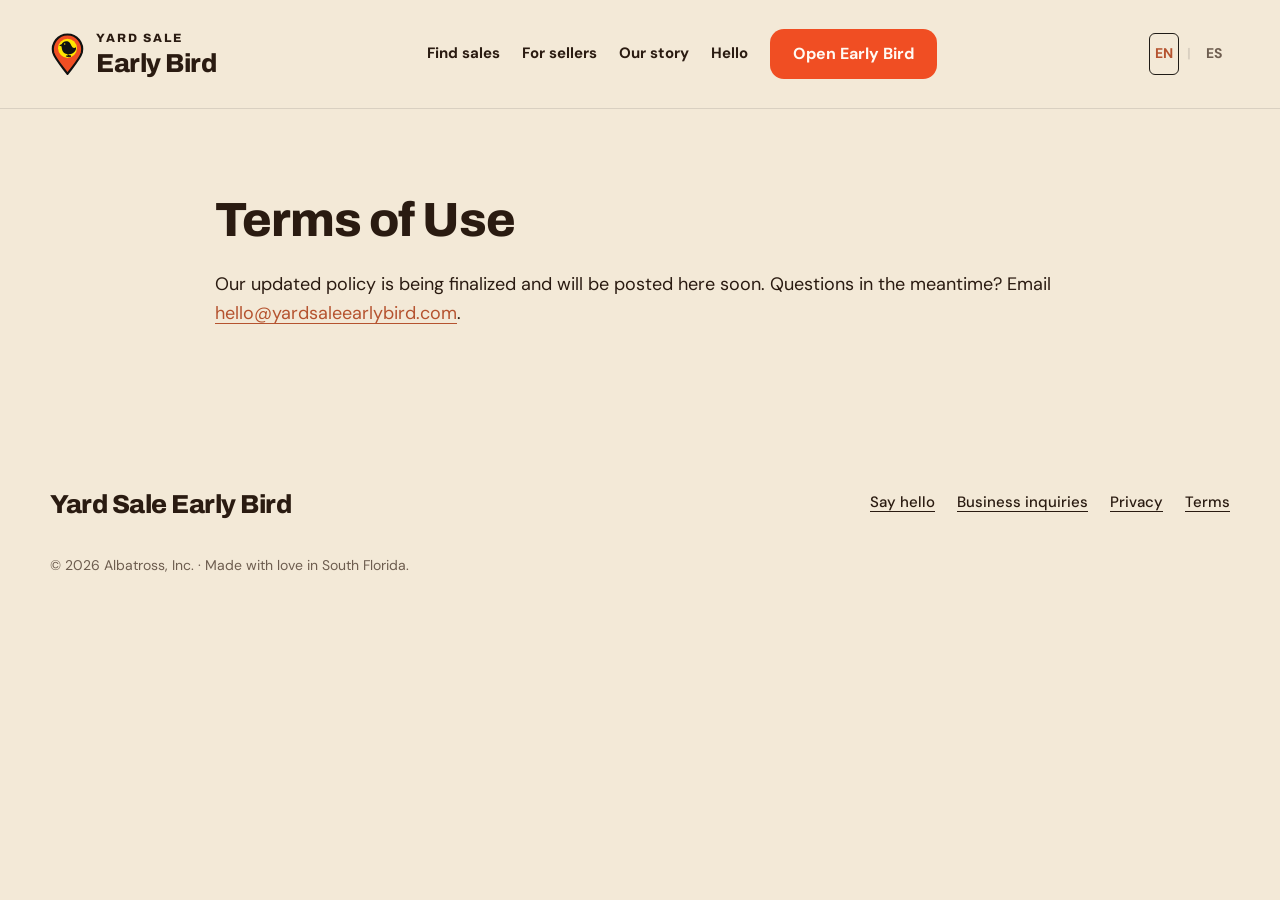
<file: terms/index.html>
<!DOCTYPE html>
<html lang="en"><head><meta charset="utf-8"/><meta content="width=device-width, initial-scale=1" name="viewport"/><title>Terms of Use — Yard Sale Early Bird</title><meta content="Discover yard sales across Miami-Dade, Broward, and Palm Beach. Free to browse and list. For yard sale lovers, by yard sale lovers." name="description"/><link href="/assets/bird-pin-one-color.svg" rel="icon"/><link href="/style.css?v=17" rel="stylesheet"/><link href="/" hreflang="en" rel="alternate"/><link href="/es/" hreflang="es" rel="alternate"/></head><body><header><nav aria-label="Main navigation"><a class="brand" href="/"><img alt="" height="80" src="/assets/sell/bird-marker.svg" width="64"/><span><small>YARD SALE</small>Early Bird</span></a><div class="navlinks"><a class="optional" href="/#buyers">Find sales</a><a class="optional" href="/#sellers">For sellers</a><a class="optional" href="/#community">Our story</a><a href="mailto:hello@yardsaleearlybird.com">Hello</a><a class="btn" href="https://early-bird-sales.lovable.app">Open Early Bird</a></div><div aria-label="Website language" class="language-toggle" role="group"><a aria-current="page" aria-label="English" href="/" hreflang="en" lang="en">EN</a><span aria-hidden="true" class="divider">|</span><a aria-label="Español" href="/es/" hreflang="es" lang="es">ES</a></div></nav></header><main class="wrap legal" style="padding:64px 0 96px"><h1>Terms of Use</h1><p>Our updated policy is being finalized and will be posted here soon. Questions in the meantime? Email <a href="mailto:hello@yardsaleearlybird.com">hello@yardsaleearlybird.com</a>.</p></main><footer class="wrap"><div class="footrow"><a class="brand" href="/">Yard Sale Early Bird</a><div class="footlinks"><a href="mailto:hello@yardsaleearlybird.com">Say hello</a><a href="mailto:sales@yardsaleearlybird.com">Business inquiries</a><a href="/privacy" hreflang="en">Privacy</a><a href="/terms" hreflang="en">Terms</a></div></div><p class="legalnote">© 2026 Albatross, Inc. · Made with love in South Florida.</p></footer></body></html>
</file>
<file: style.css>
@import url('/assets/fonts/fonts.css');
:root{--cream:#F3E9D7;--ink:#2A1B11;--muted:#6D5D4F;--orange:#F04E23;--terracotta:#B5532F;--green:#00644F;--panel:#FFFFFF;--line:#D9D0C1;--radius:14px;--shadow:0 8px 24px rgba(118,72,23,.08);--display:'Archivo',sans-serif;--body:'DM Sans',sans-serif}
*{box-sizing:border-box}html{scroll-behavior:smooth;scroll-padding-top:110px}body{margin:0;background:var(--cream);color:var(--ink);font:400 1.125rem/1.6 var(--body)}a{color:var(--terracotta);text-underline-offset:4px}button,a{-webkit-tap-highlight-color:transparent}a:focus-visible,button:focus-visible,summary:focus-visible{outline:3px solid var(--terracotta);outline-offset:5px}nav,.wrap{width:min(1180px,calc(100% - 64px));margin:auto}header{border-bottom:1px solid var(--line)}nav{display:flex;justify-content:space-between;align-items:center;min-height:108px;gap:22px}.brand{font:800 1.625rem/1.05 var(--display);letter-spacing:-.5px;color:var(--ink);text-decoration:none;display:flex;align-items:center;gap:11px;flex-shrink:0}.brand img{width:35px;height:48px;object-fit:contain}.brand small{display:block;font:800 .75rem/1.2 var(--display);letter-spacing:2px;margin-bottom:5px}.navlinks{display:flex;gap:22px;align-items:center;font:700 .9375rem/1.4 var(--body)}.navlinks a{color:var(--ink);text-decoration:none}.navlinks a:hover{color:var(--terracotta)}.navlinks a.btn{color:#FFFBF4}.btn{display:inline-flex;justify-content:center;align-items:center;min-height:50px;padding:14px 23px;border:0;border-radius:var(--radius);background:var(--orange);color:#FFFBF4;text-decoration:none;font:700 1rem/1.4 var(--body);text-align:center;max-width:100%;white-space:normal;transition:transform .15s,background-color .15s,box-shadow .15s}.btn:hover,.btn.state-hover{background:#D84620;box-shadow:0 5px 14px rgba(118,72,23,.13);transform:translateY(-2px);color:#FFFBF4}.btn:active,.btn.state-pressed{background:#C03E1C;box-shadow:none;transform:translateY(1px) scale(.98);color:#FFFBF4}.btn.secondary{background:#FFFFFF;color:var(--ink);border:1px solid var(--line)}.btn.secondary:hover,.btn.secondary.state-hover{background:#F7F2E9;color:var(--ink)}.btn.secondary:active,.btn.secondary.state-pressed{background:#E2D8C6;color:var(--ink)}.btn.green{background:var(--green);color:#FFFBF4}.btn.green:hover,.btn.green.state-hover{background:#005A47}.btn.green:active,.btn.green.state-pressed{background:#00503F}.eyebrow,.number{font:800 .875rem/1.45 var(--display);letter-spacing:1.3px;text-transform:uppercase}.hero{display:grid;grid-template-columns:1.2fr 1fr;align-items:center;padding:72px 0 64px;gap:40px}h1,h2,h3{font-family:var(--display);font-weight:800;color:var(--ink);overflow-wrap:break-word}h1{font-size:4.5rem;line-height:1.06;letter-spacing:-1px;margin:22px 0 24px}h1 em{font-style:normal;color:var(--orange)}h2{font-size:3.5rem;line-height:1.12;letter-spacing:-1px;margin:17px 0 25px}h3{font-size:1.5rem;line-height:1.25;letter-spacing:-.35px}p{max-width:570px}.hero p{font-size:1.125rem}.actions{display:flex;gap:12px;flex-wrap:wrap;margin-top:28px}.subnote{font-size:.875rem!important;line-height:1.6;color:var(--muted);margin-top:17px}.heroart{text-align:center;position:relative}.heroart img{display:block;margin:auto;width:100%;max-width:440px;height:auto;max-height:440px;object-fit:contain}.ribbon{display:flex;justify-content:space-between;gap:20px;border-block:1px solid var(--line);padding:21px 0;font:700 .9375rem/1.5 var(--body)}.ribbon span:before{content:'✳';color:var(--terracotta);margin-right:10px}.section{padding:90px 0;border-bottom:1px solid var(--line)}.features{display:grid;grid-template-columns:repeat(3,minmax(0,1fr));gap:22px;margin-top:40px}.features article{padding:25px;background:var(--panel);border:1px solid var(--line);border-radius:var(--radius);box-shadow:var(--shadow);min-width:0}.number{display:block;color:var(--terracotta);border-top:2px solid var(--terracotta);padding-top:13px}.features p{font-size:1.125rem}.features article p+p{font-size:.875rem;color:var(--muted)}.features h3{margin:19px 0 15px}.split{display:grid;grid-template-columns:1fr 1.1fr;align-items:center;gap:64px}.split img{width:100%;height:auto;max-height:350px;object-fit:contain}.greenText{color:var(--green)}.seller{background:var(--cream)}.seller .split{grid-template-columns:1fr 1fr}.privacybox{display:grid;grid-template-columns:140px minmax(0,1fr);gap:23px;padding:23px;margin-top:36px;background:#E6F2EF;border:1px solid #9FCBC3;border-radius:var(--radius);box-shadow:var(--shadow);align-items:center}.privacybox img{width:100%}.privacybox h3{margin:0}.privacybox p{font-size:1.125rem;margin:12px 0 0}.privacy-map{width:100%;overflow:hidden;border-radius:var(--radius)}.privacy-map img{display:block;width:100%;height:auto;max-height:none}.community{text-align:center}.community .eyebrow{color:var(--terracotta)}.community p{margin:20px auto;max-width:740px;font-size:1.125rem}.community img.looking-up{display:block;width:320px;height:auto;margin:-10px auto 0;transform:translateX(-161px)}.faq{max-width:850px;margin:auto}details{border-bottom:1px solid var(--line);padding:22px 0}summary{font:700 1.125rem/1.5 var(--body);cursor:pointer}details p{font-size:1.125rem;max-width:none}footer{padding:50px 0 30px}.footrow{display:flex;justify-content:space-between;align-items:start;gap:30px}.footlinks{display:flex;flex-wrap:wrap;gap:22px;font:500 .9375rem/1.5 var(--body)}.footlinks a{color:var(--ink)}.footlinks a:hover{color:var(--terracotta)}.legalnote{font-size:.875rem;color:var(--muted);margin-top:35px;max-width:none}.legal{max-width:850px;padding:55px 0 90px}.legal h1{font-size:3rem}.legal h2{font-size:1.875rem;letter-spacing:-.5px;margin-top:42px}.legal h3{font-size:1.5rem;margin-top:28px}.legal p,.legal li{font-size:1.125rem;max-width:none}.legal ul,.legal ol{padding-left:24px}.legal hr{border:0;border-top:1px solid var(--line);margin:30px 0}.legal code{overflow-wrap:anywhere}.language-toggle{display:flex;align-items:center;gap:7px;flex-shrink:0;font:700 .875rem/1.4 var(--body)}.language-toggle a{color:var(--muted);text-decoration:none;display:inline-flex;align-items:center;justify-content:center;min-height:44px;min-width:32px;padding:5px}.language-toggle a[aria-current="page"]{color:var(--terracotta);outline:1.5px solid #1F1B16;outline-offset:-2px;border-radius:7px}.language-toggle .divider{color:var(--line);user-select:none}html[lang="es"] .brand{font-size:1.5625rem}html[lang="es"] .ribbon span{flex:1}html[lang="es"] .ribbon{font-size:.9375rem}html[lang="es"] .eyebrow{letter-spacing:.8px}
@media(max-width:1150px){.navlinks .optional{display:none}.navlinks{margin-left:auto}h1{font-size:3.75rem}.privacybox{grid-template-columns:1fr}.privacy-map{width:180px;margin:auto}}
@media(max-width:760px){nav,.wrap{width:calc(100% - 36px)}nav{min-height:88px;padding-block:16px;flex-wrap:wrap;gap:12px}.brand{font-size:1.375rem}.brand small{font-size:.75rem}.navlinks{gap:14px;flex-wrap:wrap;justify-content:flex-end}.navlinks .btn{padding:12px 16px;font-size:1rem}.navlinks>a:not(.btn){display:none}.language-toggle{margin-left:auto}.hero{grid-template-columns:1fr;padding:40px 0;gap:30px}h1{font-size:2.75rem;line-height:1.1;letter-spacing:-1px}h2{font-size:2.25rem;line-height:1.15;letter-spacing:-.7px}h3{font-size:1.5rem}.hero p,.community p{font-size:1.125rem}.heroart img{width:75%;max-height:300px}.ribbon{flex-direction:column;align-items:flex-start;gap:12px;font-size:.875rem}.section{padding:60px 0}.features,.split,.seller .split{grid-template-columns:minmax(0,1fr);gap:26px}.features{margin-top:30px}.features article{padding:24px}.split>div>img{max-height:320px}.privacybox{grid-template-columns:1fr;padding:24px}.privacy-map{width:180px}.community img.looking-up{width:260px;transform:translateX(clamp(-136px,calc((296px - 100vw) / 2),0px))}.footrow{flex-direction:column}.legal h1{font-size:2.25rem}html[lang="es"] .brand{font-size:1.375rem}}
@media(max-width:440px){nav{display:grid;grid-template-columns:minmax(0,1fr) auto;column-gap:12px;row-gap:8px}.brand{grid-column:1;grid-row:1}.language-toggle{grid-column:2;grid-row:1;margin:0}.navlinks{grid-column:1/-1;grid-row:2;justify-content:flex-end;margin:0}.navlinks .btn{min-height:44px;padding:10px 16px}.actions{flex-direction:column;align-items:stretch}.hero h1 br{display:none}}
@media(prefers-reduced-motion:reduce){html{scroll-behavior:auto}.btn{transition:none}}

.brand{min-width:0}.brand span{min-width:0;overflow-wrap:anywhere}

/* October 22 app palette and Advanced Tools. */
:root{--soft:#E2D8C6;--tool-fill:#FFF4EC;--tool-line:#F8B89F;--seller-fill:#E6F2EF;--seller-line:#9FCBC3;--selected:#1F1B16}
.advanced-intro{display:grid;grid-template-columns:minmax(0,1fr) 190px;gap:40px;align-items:center}.advanced .eyebrow{color:var(--terracotta)}.advanced-intro p{max-width:650px}.tools-birds{width:190px;height:auto}.tools-grid{display:grid;grid-template-columns:repeat(2,minmax(0,1fr));gap:22px;margin-top:34px}.tool-card{background:var(--tool-fill);border:1px solid var(--tool-line);border-radius:14px;padding:27px 30px;box-shadow:var(--shadow)}.tool-card h3{margin:0 0 14px}.tool-card p{margin:0;font-size:1.125rem;max-width:none}.badge-row{display:flex;justify-content:center;align-items:center;gap:22px;flex-wrap:wrap;margin-top:42px}.badge-row figure{margin:0;text-align:center;width:96px}.badge-row img{display:block;width:100%;height:auto;border-radius:50%}.badge-row .badge-master{width:140px;flex-shrink:0}.badge-row figcaption{font:800 .875rem/1.35 var(--display);margin-top:12px;max-width:170px}.seller-kicker{display:flex;justify-content:space-between;gap:18px;align-items:center}.seller-kicker .sale-sign{width:115px;height:105px;max-height:none;object-fit:contain;flex-shrink:0}.seller h2{color:var(--green)}.seller-keywords{font-size:1.125rem}.faq details{background:var(--soft);border:1px solid var(--line);border-radius:14px;padding:20px 24px;margin-top:12px}.faq details[open]{background:#FFFFFF}.badge-row figure:not(.badge-master){align-self:center}
@media(max-width:760px){.advanced-intro{grid-template-columns:1fr;gap:8px}.tools-birds{width:170px;justify-self:end}.tools-grid{grid-template-columns:minmax(0,1fr);gap:18px;margin-top:24px}.tool-card{padding:24px}.badge-row{gap:14px}.badge-row .badge-master{width:128px;flex-basis:128px}.badge-row figure{width:78px}.seller-kicker .sale-sign{width:100px;height:90px}.seller-kicker .eyebrow{max-width:205px}.faq details{padding:18px 20px}}

/* All 17 supplied badges, labelled in both languages; source art stays untouched. */
.badge-gallery{display:grid;grid-template-columns:repeat(6,minmax(0,1fr));gap:30px 20px;align-items:start;margin-top:46px}.badge-gallery figure,.badge-gallery .badge-master{width:auto;min-width:0;margin:0;align-self:start;flex-basis:auto}.badge-gallery img{width:96px;height:96px;object-fit:contain;margin:24px auto 0;border-radius:0}.badge-gallery .badge-master img{width:120px;height:120px;margin-top:0}.badge-gallery figcaption{max-width:none;font:400 .875rem/1.4 var(--body);margin-top:14px}.badge-gallery figcaption strong{display:block;font:700 .875rem/1.4 var(--body);color:var(--ink)}.badge-gallery .badge-earning{display:block;color:var(--muted);font:400 .875rem/1.4 var(--body);margin-top:5px}
@media(max-width:1000px){.badge-gallery{grid-template-columns:repeat(4,minmax(0,1fr));gap:28px 18px}}@media(max-width:600px){.badge-gallery{grid-template-columns:repeat(2,minmax(0,1fr));gap:28px 18px}.badge-gallery img{width:96px;height:96px}.badge-gallery .badge-master img{width:120px;height:120px}}

.tools-note{margin:18px 0 0;font-size:.875rem;line-height:1.5;color:var(--muted);text-align:center;max-width:none}

/* Badge slider */
.badge-slider{margin-top:46px}
.bs-head{display:flex;align-items:flex-end;justify-content:space-between;gap:16px}
.bs-head h3{font:800 1.75rem/1.15 var(--display);margin:0 0 6px;color:#2A1B11}
.bs-lead{margin:0 0 6px;color:#6D5D4F;font-size:1.0625rem;max-width:720px}
.bs-arrows{display:none;gap:8px;flex-shrink:0;margin-bottom:6px}
.bs-arrow{width:44px;height:44px;border-radius:50%;border:1px solid #D9D0C1;background:#FFFFFF;color:#B5532F;font-size:22px;line-height:1;cursor:pointer}
.bs-arrow:disabled{opacity:.35;cursor:default}
.bs-arrow:focus-visible,.bs-shelf:focus-visible{outline:3px solid #B5532F;outline-offset:3px}
@media(min-width:760px){.bs-arrows{display:flex}}
.bs-shelf{list-style:none;margin:0 -4px;display:flex;gap:18px;overflow-x:auto;scroll-snap-type:x mandatory;scroll-padding-left:12px;padding:16px 12px 20px;scrollbar-width:none;-webkit-overflow-scrolling:touch;scroll-behavior:smooth}
.bs-shelf::-webkit-scrollbar{display:none}
.bs-badge{flex:0 0 140px;scroll-snap-align:start;text-align:center;display:flex;flex-direction:column;align-items:center}
.bs-badge img,.bs-mystery{width:120px;height:120px;border-radius:50%;display:block}
.bs-master img{box-shadow:0 0 0 4px #F3E9D7,0 0 0 8px #F7C51E}
.bs-mystery{display:grid;place-items:center;background:#2A2420;border:5px solid #1F1B16;box-sizing:border-box;color:#F7C51E;font:800 46px/1 var(--display)}
.bs-name{margin-top:12px;font:700 15px/1.2 var(--body);color:#2A1B11}
.bs-how{margin-top:3px;font:400 13px/1.25 var(--body);color:#6D5D4F}
.bs-more{flex:0 0 220px;scroll-snap-align:start;align-self:center;background:#FFFFFF;border-radius:18px;padding:20px;font:800 18px/1.25 var(--display);color:#2A1B11;box-shadow:0 8px 24px rgba(118,72,23,.08);margin-right:12px}
.bs-more span{display:block;margin-top:8px;font:500 14px/1.35 var(--body);color:#6D5D4F}
@media(prefers-reduced-motion:reduce){.bs-shelf{scroll-behavior:auto}}
</file>
